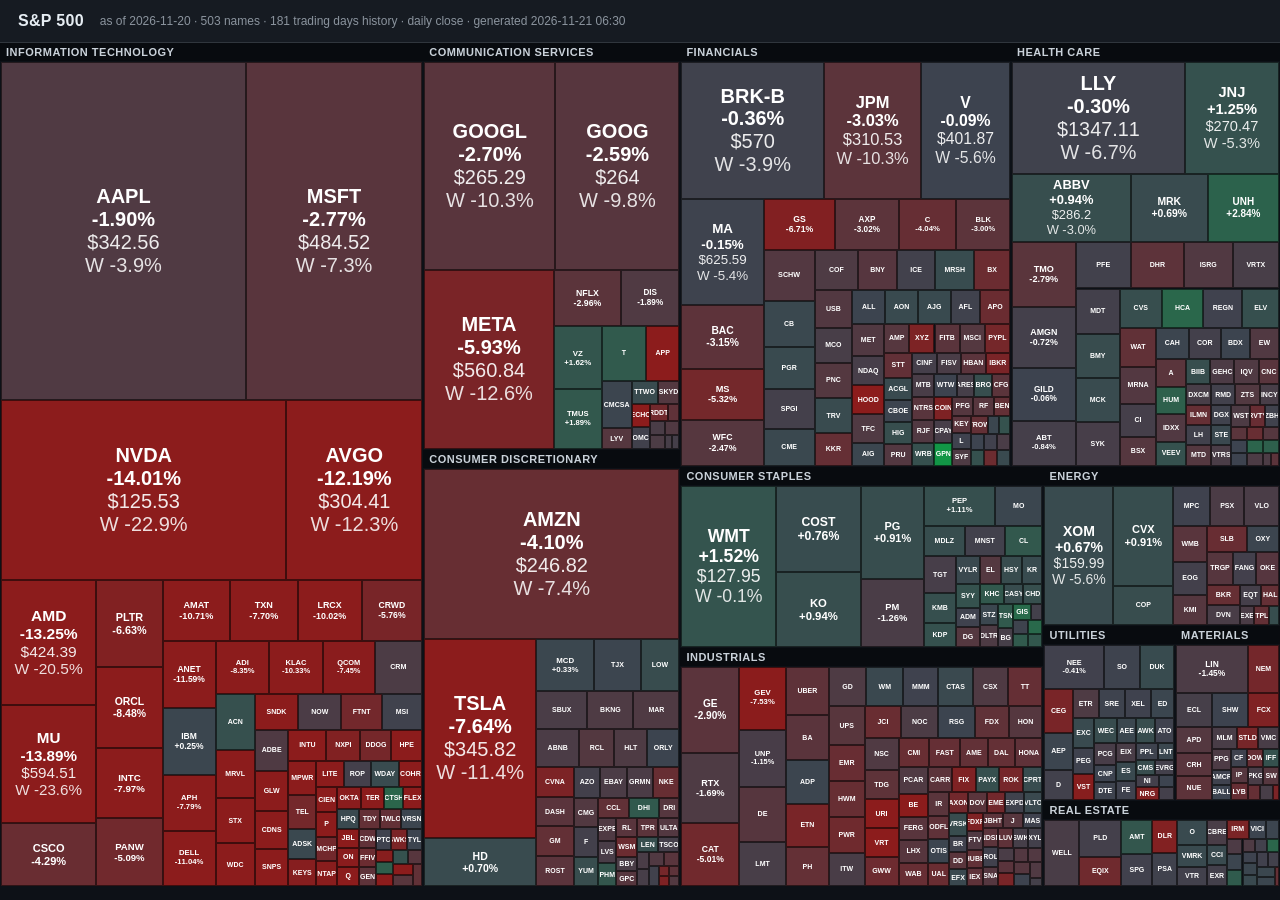
<file: index.html>
<!DOCTYPE html>
<html lang="en">
<head>
<meta charset="utf-8">
<meta name="viewport" content="width=device-width, initial-scale=1">
<title>S&P 500 Treemap</title>
<script src="https://telegram.org/js/telegram-web-app.js"></script>
<style>
  :root{--bg:#0d1117;--panel:#161b22;--border:#30363d;--text:#e6edf3;--muted:#8b949e;}
  *{box-sizing:border-box;}
  html,body{margin:0;height:100%;background:var(--bg);color:var(--text);
    font-family:-apple-system,BlinkMacSystemFont,"Segoe UI",Roboto,Helvetica,Arial,sans-serif;
    -webkit-tap-highlight-color:transparent;-webkit-user-select:none;user-select:none;}
  header{display:flex;align-items:center;gap:16px;padding:12px 18px;border-bottom:1px solid var(--border);
    background:var(--panel);flex-wrap:wrap;}
  header h1{font-size:16px;font-weight:600;margin:0;letter-spacing:.3px;}
  header .sub{color:var(--muted);font-size:12px;}
  .controls{margin-left:auto;display:flex;gap:14px;align-items:center;font-size:12px;color:var(--muted);}
  .controls select{background:#0d1117;color:var(--text);border:1px solid var(--border);
    border-radius:6px;padding:4px 8px;font-size:12px;}
  .legend{display:flex;align-items:center;gap:8px;font-size:11px;color:var(--muted);}
  .legend .bar{width:200px;height:12px;border-radius:3px;
    background:linear-gradient(90deg,#7a1616,#b23434,#3d4450,#2f9e5c,#128a3d);}
  #map{position:relative;width:100%;height:calc(100% - 56px);}
  .sector{position:absolute;overflow:hidden;}
  .sector-label{position:absolute;top:0;left:0;right:0;height:18px;line-height:18px;
    font-size:11px;font-weight:700;letter-spacing:.5px;text-transform:uppercase;
    color:#c9d1d9;padding:0 6px;background:rgba(0,0,0,.35);z-index:2;
    white-space:nowrap;overflow:hidden;text-overflow:ellipsis;
    pointer-events:auto;cursor:pointer;}
  .sector-label:hover,.sector-label:active{background:rgba(0,0,0,.6);color:#fff;}
  .backbar{position:absolute;top:0;left:0;right:0;height:32px;line-height:32px;z-index:6;
    background:var(--panel);border-bottom:1px solid var(--border);color:var(--text);
    font-size:13px;font-weight:600;padding:0 14px;cursor:pointer;
    white-space:nowrap;overflow:hidden;text-overflow:ellipsis;}
  .backbar .chev{color:#58a6ff;margin-right:4px;}
  .backbar .sd{margin-left:8px;font-weight:600;font-variant-numeric:tabular-nums;}
  .tile{position:absolute;border:1px solid rgba(0,0,0,.55);overflow:hidden;
    display:flex;flex-direction:column;align-items:center;justify-content:center;
    text-align:center;color:#fff;line-height:1.15;}
  .tile:hover{outline:2px solid #fff;outline-offset:-2px;z-index:5;}
  .tk{font-weight:700;}.pr{opacity:.9;}.dp{font-weight:600;}.ww{opacity:.85;}
  .tt{position:fixed;pointer-events:none;z-index:50;background:#000;border:1px solid var(--border);
    border-radius:8px;padding:8px 10px;font-size:12px;min-width:200px;display:none;box-shadow:0 6px 20px rgba(0,0,0,.5);}
  .tt b{font-size:13px;}
  .tt .row{display:flex;justify-content:space-between;gap:16px;color:var(--muted);}
  .tt .row span:last-child{color:var(--text);font-variant-numeric:tabular-nums;}
  #err{padding:40px;color:var(--muted);font-size:14px;}
</style>
</head>
<body>
<header>
  <h1>S&amp;P 500</h1>
  <span class="sub" id="asof"></span>
</header>
<div id="map"><div id="err">Loading data…</div></div>
<div class="tt" id="tt"></div>

<script src="data.js"></script>
<script>
const SECTOR_ORDER=["Information Technology","Communication Services","Consumer Discretionary","Financials",
  "Health Care","Consumer Staples","Industrials","Energy","Utilities","Materials","Real Estate"];

const D=window.SP500;
if(!D||!D.stocks){document.getElementById('err').textContent="data.js not found or empty — run fetch_data.py.";}

// stock tuple: [ticker, sector, price, weight, dod, wow]
const STOCKS=(D&&D.stocks)||[];
const SERIES=(D&&D.series)||{};
const SECTOR_SERIES=(D&&D.sectorSeries)||{};
const SPX_SERIES=(D&&D.spxSeries)||[];

// ---- adaptive color clamp: 92nd percentile of |value| across whole index ----
function clampFor(mode){
  const idx=mode==='WoW %'?5:4;
  const vals=STOCKS.map(s=>Math.abs(s[idx])).filter(v=>isFinite(v)).sort((a,b)=>a-b);
  if(!vals.length)return 3;
  const p=vals[Math.floor(vals.length*0.92)]||vals[vals.length-1];
  return Math.max(0.5,Math.round(p*10)/10);
}
let CLAMP=3;
function lerp(a,b,t){return a+(b-a)*t;}
function colorFor(v){
  const c=Math.max(-CLAMP,Math.min(CLAMP,v))/CLAMP;
  const g=[61,68,80];let r,gr,b;
  if(c<0){const t=-c;r=lerp(g[0],140,t);gr=lerp(g[1],28,t);b=lerp(g[2],28,t);}
  else{const t=c;r=lerp(g[0],18,t);gr=lerp(g[1],150,t);b=lerp(g[2],70,t);}
  return `rgb(${r|0},${gr|0},${b|0})`;
}

// ---- sparkline ----
function sparkline(ticker,sector){
  const a=SERIES[ticker],b=SECTOR_SERIES[sector],c=SPX_SERIES;
  if(!a||!a.length)return'';
  const N=a.length;
  const lines=[a,b,c].filter(Boolean);
  const all=[].concat(...lines);
  let mn=Math.min(...all),mx=Math.max(...all);
  if(mx-mn<1e-6){mx+=0.01;mn-=0.01;}
  const W=200,H=54,pad=3;
  const X=i=>pad+i*(W-2*pad)/(N-1);
  const Y=v=>pad+(1-(v-mn)/(mx-mn))*(H-2*pad);
  const path=s=>s.map((v,i)=>`${i?'L':'M'}${X(i).toFixed(1)},${Y(v).toFixed(1)}`).join(' ');
  const zeroY=Y(0).toFixed(1);
  const secPath=b?`<path d="${path(b)}" fill="none" stroke="#d29922" stroke-width="1.2" opacity=".9"/>`:'';
  const spxPath=c&&c.length?`<path d="${path(c)}" fill="none" stroke="#8b949e" stroke-width="1" stroke-dasharray="3 2" opacity=".8"/>`:'';
  const last=v=>((v>=0?'+':'')+(v*100).toFixed(1)+'%');
  return `<svg width="${W}" height="${H}" style="display:block;margin-top:6px">
    <line x1="${pad}" y1="${zeroY}" x2="${W-pad}" y2="${zeroY}" stroke="#30363d" stroke-dasharray="2 2"/>
    ${spxPath}${secPath}
    <path d="${path(a)}" fill="none" stroke="#58a6ff" stroke-width="1.8"/></svg>
  <div style="display:flex;gap:10px;font-size:10px;margin-top:2px">
    <span style="color:#58a6ff">— ${ticker} ${last(a[N-1])}</span>
    ${b?`<span style="color:#d29922">— Sector</span>`:''}
    ${c&&c.length?`<span style="color:#8b949e">-- S&amp;P ${last(c[c.length-1])}</span>`:''}
  </div>`;
}

// ---- squarified treemap ----
function squarify(items,x,y,w,h){
  const total=items.reduce((s,i)=>s+i.value,0)||1;
  const scale=(w*h)/total;
  const norm=items.map(i=>({...i,area:i.value*scale}));
  const out=[];let rx=x,ry=y,rw=w,rh=h,row=[],i=0;
  const worst=(row,len)=>{const s=row.reduce((a,b)=>a+b.area,0);
    const mx=Math.max(...row.map(r=>r.area)),mn=Math.min(...row.map(r=>r.area));
    return Math.max((len*len*mx)/(s*s),(s*s)/(len*len*mn));};
  function layoutRow(row,len,horiz){const s=row.reduce((a,b)=>a+b.area,0),thick=s/len;let off=0;
    for(const r of row){const cell=r.area/thick;
      if(horiz){out.push({...r,rect:[rx,ry+off,thick,cell]});off+=cell;}
      else{out.push({...r,rect:[rx+off,ry,cell,thick]});off+=cell;}}
    if(horiz){rx+=thick;rw-=thick;}else{ry+=thick;rh-=thick;}}
  while(i<norm.length){const horiz=rw>=rh;const len=horiz?rh:rw;const cur=norm[i];
    if(row.length===0){row.push(cur);i++;continue;}
    if(worst(row,len)>=worst([...row,cur],len)){row.push(cur);i++;}
    else{layoutRow(row,len,horiz);row=[];}}
  if(row.length){const horiz=rw>=rh;layoutRow(row,horiz?rh:rw,horiz);}
  return out;
}

// ---- Telegram Mini App SDK (no-op outside Telegram) ----
const TG=window.Telegram&&window.Telegram.WebApp;
function haptic(kind){try{TG&&TG.HapticFeedback&&TG.HapticFeedback.impactOccurred(kind||'light');}catch(e){}}
if(TG){try{
  TG.ready();TG.expand();
  TG.setBackgroundColor&&TG.setBackgroundColor('#0d1117');
  TG.setHeaderColor&&TG.setHeaderColor('#161b22');
  TG.disableVerticalSwipes&&TG.disableVerticalSwipes();
}catch(e){}}

const map=document.getElementById('map');
let zoomedSector=null;   // null = full index; else a single sector name

// group once
const BY_SECTOR={};
for(const r of STOCKS){
  const o={ticker:r[0],sector:r[1],price:r[2],wt:r[3],dod:r[4],wow:r[5]};
  (BY_SECTOR[o.sector]=BY_SECTOR[o.sector]||[]).push(o);
}
function sectorDod(sec){
  let w=0,wd=0;for(const o of BY_SECTOR[sec]){const x=o.wt||0;w+=x;wd+=x*o.dod;}
  return w?wd/w:0;
}

function makeTile(o,tx,ty,tw,th){
  const d=document.createElement('div');d.className='tile';
  d.style.cssText=`left:${tx}px;top:${ty}px;width:${tw}px;height:${th}px;background:${colorFor(o.dod)};`;
  const area=tw*th;let html='';
  if(area>260)html+=`<div class="tk">${o.ticker}</div>`;
  if(area>2600)html+=`<div class="dp">${o.dod>=0?'+':''}${o.dod.toFixed(2)}%</div>`;
  if(area>8000)html+=`<div class="pr">$${o.price}</div><div class="ww">W ${o.wow>=0?'+':''}${o.wow.toFixed(1)}%</div>`;
  d.innerHTML=html;
  d.style.fontSize=Math.max(7,Math.min(20,Math.sqrt(area)/7))+'px';
  d.addEventListener('click',e=>tileTap(e,o));
  d.addEventListener('mouseenter',e=>{if(!pinned)showTip(e,o);});
  d.addEventListener('mousemove',e=>{if(!pinned)showTip(e,o);});
  d.addEventListener('mouseleave',()=>{if(!pinned)hideTip();});
  return d;
}

function build(){
  hideTip();pinned=null;
  map.innerHTML='';
  if(!STOCKS.length)return;
  const W=map.clientWidth,H=map.clientHeight;
  CLAMP=clampFor('DoD %');
  if(zoomedSector){renderZoom(W,H);return;}

  const sectors=SECTOR_ORDER.filter(s=>BY_SECTOR[s]).map(s=>({
    name:s,value:BY_SECTOR[s].reduce((a,b)=>a+(b.wt||0.01),0),items:BY_SECTOR[s]}));
  for(const sr of squarify(sectors,0,0,W,H)){
    const [sx,sy,sw,sh]=sr.rect;
    const secDiv=document.createElement('div');secDiv.className='sector';
    secDiv.style.cssText=`left:${sx}px;top:${sy}px;width:${sw}px;height:${sh}px;`;
    const lbl=document.createElement('div');lbl.className='sector-label';lbl.textContent=sr.name;
    lbl.addEventListener('click',e=>{e.stopPropagation();haptic();zoomedSector=sr.name;build();});
    secDiv.appendChild(lbl);
    const items=sr.items.slice().sort((a,b)=>(b.wt||0)-(a.wt||0)).map(it=>({...it,value:it.wt||0.005}));
    const pad=1,top=18;
    for(const t of squarify(items,pad,top+pad,Math.max(1,sw-2*pad),Math.max(1,sh-top-2*pad))){
      const [tx,ty,tw,th]=t.rect;
      secDiv.appendChild(makeTile(t,tx,ty,tw,th));
    }
    map.appendChild(secDiv);
  }
}

function renderZoom(W,H){
  const sec=zoomedSector,sd=sectorDod(sec);
  const bar=document.createElement('div');bar.className='backbar';
  bar.innerHTML=`<span class="chev">‹</span>All sectors &nbsp;·&nbsp; ${sec}`
    +` <span class="sd" style="color:${sd>=0?'#3fb950':'#f85149'}">${sd>=0?'+':''}${sd.toFixed(2)}%</span>`;
  bar.addEventListener('click',e=>{e.stopPropagation();haptic();zoomedSector=null;build();});
  map.appendChild(bar);
  const top=32;
  const items=BY_SECTOR[sec].slice().sort((a,b)=>(b.wt||0)-(a.wt||0)).map(it=>({...it,value:it.wt||0.005}));
  for(const t of squarify(items,0,top,W,Math.max(1,H-top))){
    const [tx,ty,tw,th]=t.rect;
    map.appendChild(makeTile(t,tx,ty,tw,th));
  }
}

// ---- tooltip: tap to pin (mobile) + hover preview (desktop) ----
const tt=document.getElementById('tt');
let pinned=null;   // ticker currently pinned, or null
function tileTap(e,o){
  e.stopPropagation();haptic();
  if(pinned===o.ticker){hideTip();pinned=null;return;}
  pinned=o.ticker;showTip(e,o);
}
function showTip(e,t){
  tt.style.display='block';
  tt.innerHTML=`<b>${t.ticker}</b> &nbsp;<span style="color:#8b949e">${t.sector}</span>
    <div class="row"><span>Price</span><span>$${t.price}</span></div>
    <div class="row"><span>DoD</span><span>${t.dod>=0?'+':''}${t.dod.toFixed(2)}%</span></div>
    <div class="row"><span>WoW</span><span>${t.wow>=0?'+':''}${t.wow.toFixed(2)}%</span></div>
    <div class="row"><span>Index wt</span><span>${t.wt!=null?t.wt.toFixed(3)+'%':'—'}</span></div>
    ${sparkline(t.ticker,t.sector)}`;
  const w=224,h=210,pad=14;
  const px=e&&e.clientX!=null?e.clientX:window.innerWidth/2;
  const py=e&&e.clientY!=null?e.clientY:window.innerHeight/2;
  let x=px+pad,y=py+pad;
  if(x+w>window.innerWidth)x=px-w-pad;
  if(y+h>window.innerHeight)y=py-h-pad;
  tt.style.left=Math.max(4,x)+'px';tt.style.top=Math.max(4,y)+'px';
}
function hideTip(){tt.style.display='none';}
document.addEventListener('click',()=>{hideTip();pinned=null;});

if(D){
  document.getElementById('asof').textContent=
    `as of ${D.asOf} · ${STOCKS.length} names · ${D.window} · generated ${D.generated||''}`;
  window.addEventListener('resize',build);
  build();
}
</script>
</body>
</html>
</file>
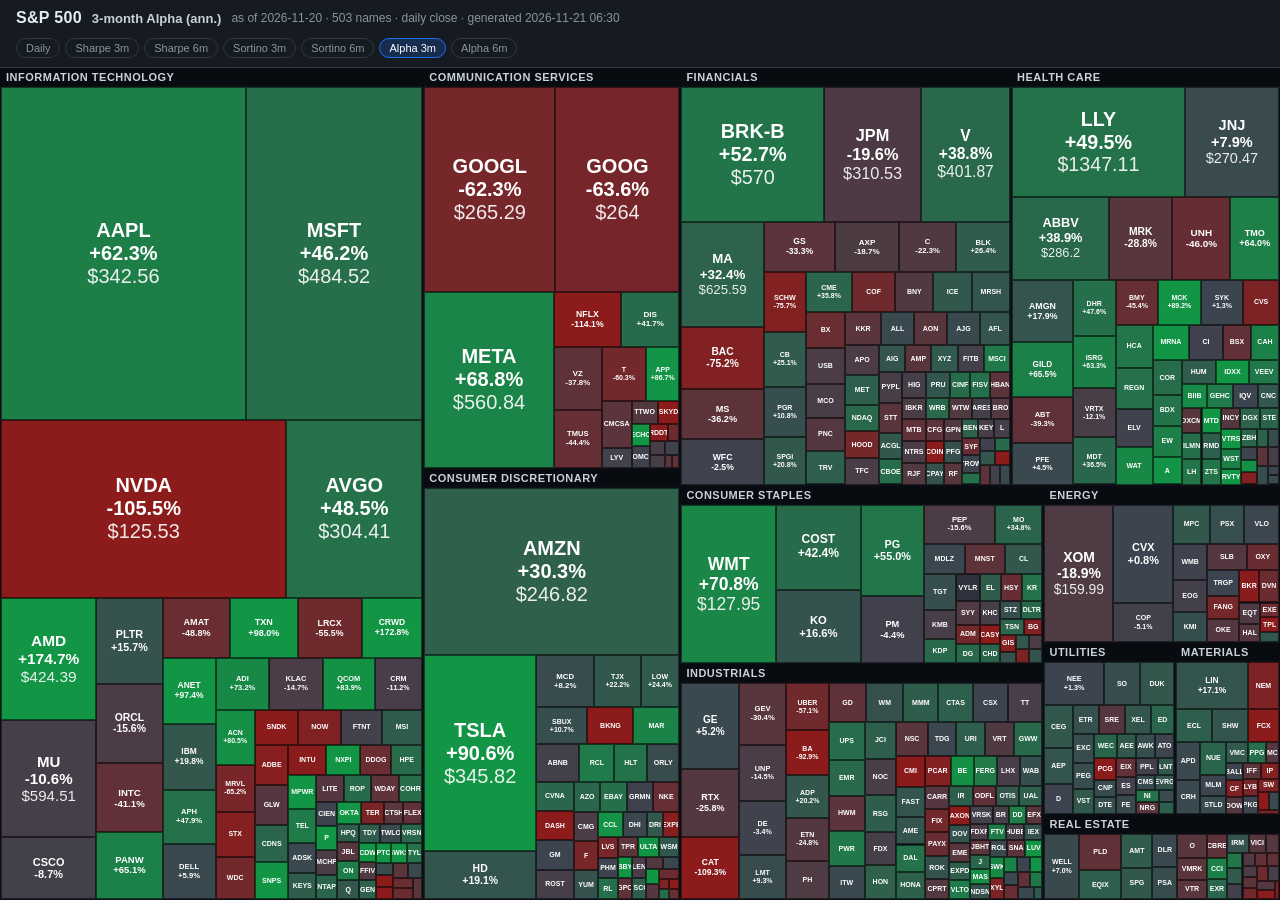
<file: alpha-3m.html>
<!DOCTYPE html>
<html lang="en">
<head>
<meta charset="utf-8">
<meta name="viewport" content="width=device-width, initial-scale=1">
<title>S&P 500 · 3-month Alpha</title>
<script src="https://telegram.org/js/telegram-web-app.js"></script>
<link rel="stylesheet" href="treemap.css">
</head>
<body>
<header><h1>S&amp;P 500</h1><span class="metric" id="metric"></span><span class="sub" id="asof"></span>
<nav class="chart-nav" id="nav"></nav></header>
<div id="map"><div id="err">Loading data…</div></div>
<div class="tt" id="tt"></div>
<script>window.CHART='alpha3m';window.NAV=true;</script>
<script src="data.js"></script>
<script src="treemap.js"></script>
</body>
</html>
</file>
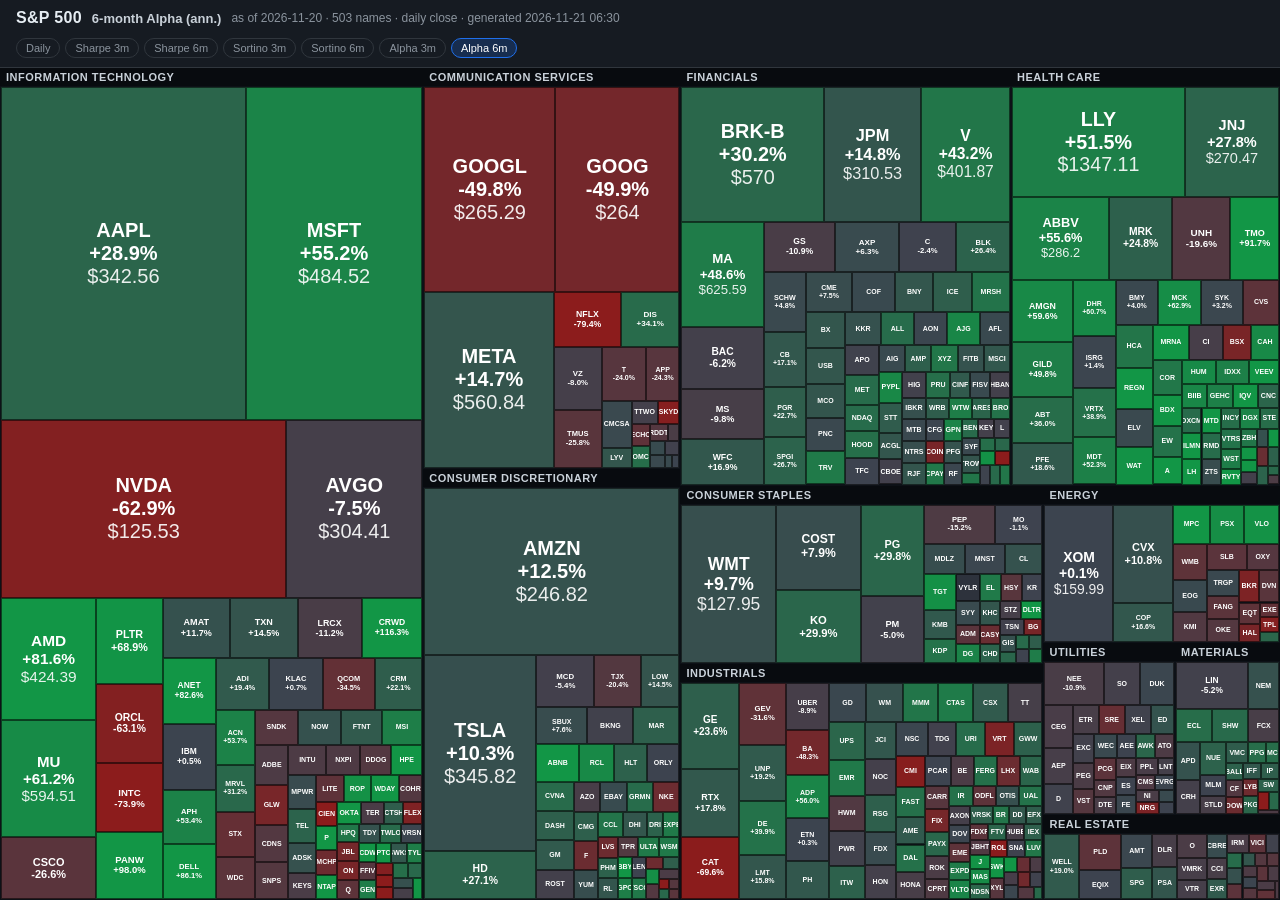
<file: alpha-6m.html>
<!DOCTYPE html>
<html lang="en">
<head>
<meta charset="utf-8">
<meta name="viewport" content="width=device-width, initial-scale=1">
<title>S&P 500 · 6-month Alpha</title>
<script src="https://telegram.org/js/telegram-web-app.js"></script>
<link rel="stylesheet" href="treemap.css">
</head>
<body>
<header><h1>S&amp;P 500</h1><span class="metric" id="metric"></span><span class="sub" id="asof"></span>
<nav class="chart-nav" id="nav"></nav></header>
<div id="map"><div id="err">Loading data…</div></div>
<div class="tt" id="tt"></div>
<script>window.CHART='alpha6m';window.NAV=true;</script>
<script src="data.js"></script>
<script src="treemap.js"></script>
</body>
</html>
</file>
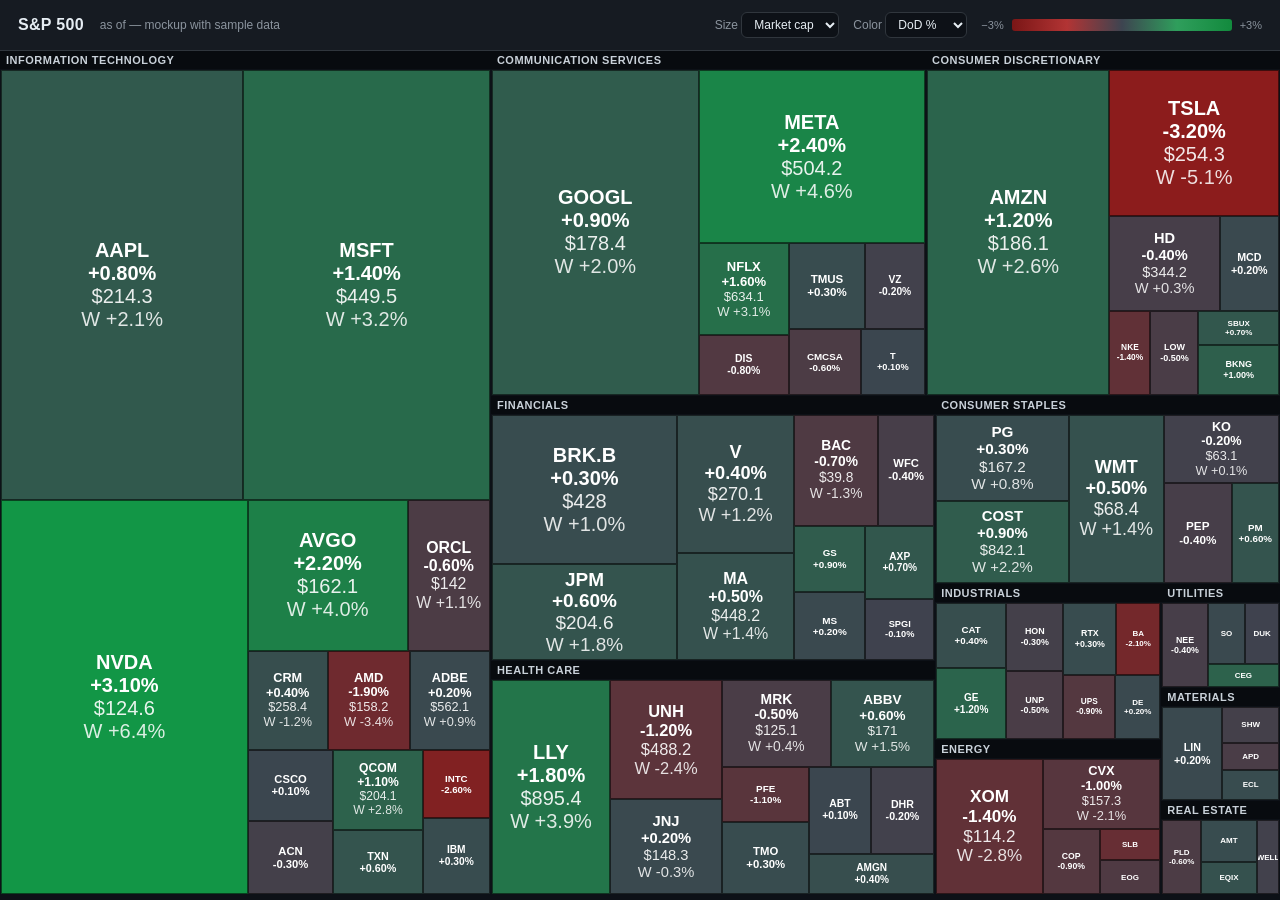
<file: mockup.html>
<!DOCTYPE html>
<html lang="en">
<head>
<meta charset="utf-8">
<meta name="viewport" content="width=device-width, initial-scale=1">
<title>S&P 500 Treemap — Mockup</title>
<style>
  :root{
    --bg:#0d1117; --panel:#161b22; --border:#30363d; --text:#e6edf3; --muted:#8b949e;
  }
  *{box-sizing:border-box;}
  html,body{margin:0;height:100%;background:var(--bg);color:var(--text);
    font-family:-apple-system,BlinkMacSystemFont,"Segoe UI",Roboto,Helvetica,Arial,sans-serif;}
  header{display:flex;align-items:center;gap:16px;padding:12px 18px;border-bottom:1px solid var(--border);
    background:var(--panel);flex-wrap:wrap;}
  header h1{font-size:16px;font-weight:600;margin:0;letter-spacing:.3px;}
  header .sub{color:var(--muted);font-size:12px;}
  .controls{margin-left:auto;display:flex;gap:14px;align-items:center;font-size:12px;color:var(--muted);}
  .controls select{background:#0d1117;color:var(--text);border:1px solid var(--border);
    border-radius:6px;padding:4px 8px;font-size:12px;}
  /* legend */
  .legend{display:flex;align-items:center;gap:8px;font-size:11px;color:var(--muted);}
  .legend .bar{width:220px;height:12px;border-radius:3px;
    background:linear-gradient(90deg,#7a1616,#b23434,#3d4450,#2f9e5c,#128a3d);}
  #map{position:relative;width:100%;height:calc(100% - 56px);}
  .sector{position:absolute;overflow:hidden;}
  .sector-label{position:absolute;top:0;left:0;right:0;height:18px;line-height:18px;
    font-size:11px;font-weight:700;letter-spacing:.5px;text-transform:uppercase;
    color:#c9d1d9;padding:0 6px;background:rgba(0,0,0,.35);z-index:2;
    white-space:nowrap;overflow:hidden;text-overflow:ellipsis;pointer-events:none;}
  .tile{position:absolute;border:1px solid rgba(0,0,0,.55);overflow:hidden;
    display:flex;flex-direction:column;align-items:center;justify-content:center;
    text-align:center;cursor:default;color:#fff;line-height:1.15;}
  .tile:hover{outline:2px solid #fff;outline-offset:-2px;z-index:5;}
  .tk{font-weight:700;}
  .pr{opacity:.9;}
  .dp{font-weight:600;}
  .ww{opacity:.85;}
  .tt{position:fixed;pointer-events:none;z-index:50;background:#000;border:1px solid var(--border);
    border-radius:8px;padding:8px 10px;font-size:12px;min-width:150px;display:none;box-shadow:0 6px 20px rgba(0,0,0,.5);}
  .tt b{font-size:13px;}
  .tt .row{display:flex;justify-content:space-between;gap:16px;color:var(--muted);}
  .tt .row span:last-child{color:var(--text);font-variant-numeric:tabular-nums;}
</style>
</head>
<body>
<header>
  <h1>S&amp;P 500</h1>
  <span class="sub" id="asof">as of — mockup with sample data</span>
  <div class="controls">
    <label>Size <select id="sizeSel"><option>Market cap</option><option>Equal</option></select></label>
    <label>Color <select id="colorSel"><option>DoD %</option><option>WoW %</option></select></label>
    <div class="legend"><span>−3%</span><div class="bar"></div><span>+3%</span></div>
  </div>
</header>
<div id="map"></div>
<div class="tt" id="tt"></div>

<script>
// ---- SAMPLE DATA (mockup only). Real version pulls from yfinance. ----
// [ticker, sector, price, marketCap($B), DoD%, WoW%]
const RAW = [
  ["AAPL","Information Technology",214.3,3280,0.8,2.1],["MSFT","Information Technology",449.5,3340,1.4,3.2],
  ["NVDA","Information Technology",124.6,3060,3.1,6.4],["AVGO","Information Technology",162.1,758,2.2,4.0],
  ["ORCL","Information Technology",142.0,391,-0.6,1.1],["CRM","Information Technology",258.4,249,0.4,-1.2],
  ["AMD","Information Technology",158.2,255,-1.9,-3.4],["ADBE","Information Technology",562.1,250,0.2,0.9],
  ["CSCO","Information Technology",47.8,193,0.1,-0.4],["ACN","Information Technology",312.5,196,-0.3,0.5],
  ["QCOM","Information Technology",204.1,227,1.1,2.8],["TXN","Information Technology",196.3,179,0.6,1.4],
  ["INTC","Information Technology",34.2,145,-2.6,-4.1],["IBM","Information Technology",176.0,161,0.3,0.8],

  ["AMZN","Consumer Discretionary",186.1,1935,1.2,2.6],["TSLA","Consumer Discretionary",254.3,810,-3.2,-5.1],
  ["HD","Consumer Discretionary",344.2,342,-0.4,0.3],["MCD","Consumer Discretionary",256.7,184,0.2,-0.6],
  ["NKE","Consumer Discretionary",74.5,112,-1.4,-2.3],["LOW","Consumer Discretionary",228.0,131,-0.5,0.1],
  ["SBUX","Consumer Discretionary",78.9,89,0.7,1.9],["BKNG","Consumer Discretionary",3890,131,1.0,2.2],

  ["GOOGL","Communication Services",178.4,2190,0.9,2.0],["META","Communication Services",504.2,1280,2.4,4.6],
  ["NFLX","Communication Services",634.1,273,1.6,3.1],["DIS","Communication Services",96.3,175,-0.8,-1.6],
  ["TMUS","Communication Services",182.0,213,0.3,0.7],["VZ","Communication Services",40.1,169,-0.2,-0.9],
  ["CMCSA","Communication Services",39.5,153,-0.6,-1.1],["T","Communication Services",19.2,138,0.1,0.4],

  ["BRK.B","Financials",428.0,922,0.3,1.0],["JPM","Financials",204.6,588,0.6,1.8],
  ["V","Financials",270.1,540,0.4,1.2],["MA","Financials",448.2,417,0.5,1.4],
  ["BAC","Financials",39.8,309,-0.7,-1.3],["WFC","Financials",59.4,207,-0.4,0.2],
  ["GS","Financials",478.0,157,0.9,2.4],["MS","Financials",99.1,161,0.2,0.6],
  ["AXP","Financials",232.5,168,0.7,1.9],["SPGI","Financials",448.9,140,-0.1,0.5],

  ["LLY","Health Care",895.4,850,1.8,3.9],["UNH","Health Care",488.2,449,-1.2,-2.4],
  ["JNJ","Health Care",148.3,357,0.2,-0.3],["MRK","Health Care",125.1,317,-0.5,0.4],
  ["ABBV","Health Care",171.0,302,0.6,1.5],["PFE","Health Care",28.4,161,-1.1,-2.0],
  ["TMO","Health Care",551.2,212,0.3,0.9],["ABT","Health Care",103.5,180,0.1,0.5],
  ["DHR","Health Care",251.4,186,-0.2,0.3],["AMGN","Health Care",312.0,168,0.4,1.1],

  ["XOM","Energy",114.2,509,-1.4,-2.8],["CVX","Energy",157.3,289,-1.0,-2.1],
  ["COP","Energy",112.0,132,-0.9,-1.7],["SLB","Energy",47.6,68,-1.6,-3.0],
  ["EOG","Energy",125.3,72,-0.7,-1.2],

  ["PG","Consumer Staples",167.2,394,0.3,0.8],["COST","Consumer Staples",842.1,373,0.9,2.2],
  ["WMT","Consumer Staples",68.4,551,0.5,1.4],["KO","Consumer Staples",63.1,272,-0.2,0.1],
  ["PEP","Consumer Staples",168.9,232,-0.4,-0.9],["PM","Consumer Staples",104.2,162,0.6,1.3],

  ["CAT","Industrials",336.5,163,0.4,1.0],["GE","Industrials",162.1,176,1.2,2.9],
  ["HON","Industrials",212.0,138,-0.3,0.2],["UNP","Industrials",228.4,139,-0.5,-0.8],
  ["RTX","Industrials",101.2,135,0.3,0.9],["BA","Industrials",182.7,112,-2.1,-3.8],
  ["UPS","Industrials",139.0,119,-0.9,-1.5],["DE","Industrials",374.5,103,0.2,0.7],

  ["LIN","Materials",442.0,212,0.2,0.6],["SHW","Materials",305.1,77,-0.3,0.4],
  ["APD","Materials",258.4,57,-0.5,-0.9],["ECL","Materials",232.0,66,0.3,0.8],

  ["NEE","Utilities",72.3,148,-0.4,0.5],["SO","Utilities",81.2,89,0.2,0.7],
  ["DUK","Utilities",103.5,80,-0.1,0.4],["CEG","Utilities",202.1,63,1.1,2.6],

  ["PLD","Real Estate",122.4,113,-0.6,-1.0],["AMT","Real Estate",195.3,91,0.3,0.9],
  ["EQIX","Real Estate",762.0,72,0.5,1.2],["WELL","Real Estate",108.2,64,-0.2,0.4]
];

const SECTOR_ORDER = ["Information Technology","Communication Services","Consumer Discretionary","Financials",
  "Health Care","Consumer Staples","Industrials","Energy","Utilities","Materials","Real Estate"];

// ---- SAMPLE trend series (mockup). Real version = normalized daily closes from yfinance. ----
// Each series = fractional return vs. start of window (0 = flat, 0.03 = +3%). ~22 daily points.
const N=22;
function hashStr(s){let h=2166136261;for(let i=0;i<s.length;i++)h=Math.imul(h^s.charCodeAt(i),16777619);return h>>>0;}
function lcg(seed){let x=seed>>>0;return()=>{x=(Math.imul(x,1664525)+1013904223)>>>0;return x/4294967296;};}
function genSeries(ticker,endRet){        // random walk, pinned so last point == endRet
  const r=lcg(hashStr(ticker)||1);let v=0;const arr=[0];
  for(let i=1;i<N;i++){v+=(r()-0.5)*0.018;arr.push(v);}
  const adj=endRet-arr[N-1];
  return arr.map((x,i)=>x+adj*(i/(N-1)));
}
const SERIES={};        // per ticker
const bySectorSeries={};
for(const r of RAW){
  const t=r[0],sec=r[1],endRet=(r[5]/100)*2.2;   // ~month drift ≈ 2x the WoW move
  SERIES[t]=genSeries(t,endRet);
  (bySectorSeries[sec]=bySectorSeries[sec]||[]).push(SERIES[t]);
}
function avgSeries(list){const out=new Array(N).fill(0);
  for(const s of list)for(let i=0;i<N;i++)out[i]+=s[i]/list.length;return out;}
const SECTOR_SERIES={};for(const k in bySectorSeries)SECTOR_SERIES[k]=avgSeries(bySectorSeries[k]);
const SPX_SERIES=avgSeries(Object.values(SERIES));

function sparkline(ticker,sector){
  const a=SERIES[ticker],b=SECTOR_SERIES[sector],c=SPX_SERIES;
  const all=a.concat(b,c);let mn=Math.min(...all),mx=Math.max(...all);
  if(mx-mn<1e-6){mx+=0.01;mn-=0.01;}
  const W=190,H=54,pad=3;
  const X=i=>pad+i*(W-2*pad)/(N-1);
  const Y=v=>pad+(1-(v-mn)/(mx-mn))*(H-2*pad);
  const path=s=>s.map((v,i)=>`${i?'L':'M'}${X(i).toFixed(1)},${Y(v).toFixed(1)}`).join(' ');
  const zeroY=Y(0).toFixed(1);
  return `<svg width="${W}" height="${H}" style="display:block;margin-top:6px">
    <line x1="${pad}" y1="${zeroY}" x2="${W-pad}" y2="${zeroY}" stroke="#30363d" stroke-dasharray="2 2" stroke-width="1"/>
    <path d="${path(c)}" fill="none" stroke="#8b949e" stroke-width="1" stroke-dasharray="3 2" opacity=".8"/>
    <path d="${path(b)}" fill="none" stroke="#d29922" stroke-width="1.2" opacity=".9"/>
    <path d="${path(a)}" fill="none" stroke="#58a6ff" stroke-width="1.8"/>
  </svg>
  <div style="display:flex;gap:10px;font-size:10px;margin-top:2px">
    <span style="color:#58a6ff">— ${ticker}</span>
    <span style="color:#d29922">— Sector</span>
    <span style="color:#8b949e">-- S&amp;P 500</span>
  </div>`;
}

// ---- color scale: diverging red->gray->green, clamp at +/-3% ----
function lerp(a,b,t){return a+(b-a)*t;}
function hex(c){return c.toString(16).padStart(2,'0');}
function colorFor(v){
  const c=Math.max(-3,Math.min(3,v))/3; // -1..1
  let r,g,b;
  const gray=[61,68,80];
  if(c<0){const t=-c;r=lerp(gray[0],140,t);g=lerp(gray[1],28,t);b=lerp(gray[2],28,t);}
  else{const t=c;r=lerp(gray[0],18,t);g=lerp(gray[1],150,t);b=lerp(gray[2],70,t);}
  return `rgb(${r|0},${g|0},${b|0})`;
}

// ---- squarified treemap ----
function squarify(items,x,y,w,h){
  // items: [{value,...}] returns with .rect
  const total=items.reduce((s,i)=>s+i.value,0);
  let scale=(w*h)/total;
  const norm=items.map(i=>({...i,area:i.value*scale}));
  const out=[];
  let rx=x,ry=y,rw=w,rh=h;
  let row=[],i=0;
  function worst(row,len){
    const s=row.reduce((a,b)=>a+b.area,0);
    const mx=Math.max(...row.map(r=>r.area));
    const mn=Math.min(...row.map(r=>r.area));
    return Math.max((len*len*mx)/(s*s),(s*s)/(len*len*mn));
  }
  function layoutRow(row,len,horizontal){
    const s=row.reduce((a,b)=>a+b.area,0);
    const thick=s/len;
    let off=0;
    for(const r of row){
      const cell=r.area/thick;
      if(horizontal){out.push({...r,rect:[rx,ry+off,thick,cell]});off+=cell;}
      else{out.push({...r,rect:[rx+off,ry,cell,thick]});off+=cell;}
    }
    if(horizontal){rx+=thick;rw-=thick;}else{ry+=thick;rh-=thick;}
  }
  while(i<norm.length){
    const horizontal=rw<rh? false: true; // shorter side
    const len= horizontal? rh: rw;
    const cur=norm[i];
    if(row.length===0){row.push(cur);i++;continue;}
    if(worst(row,len)>=worst([...row,cur],len)){row.push(cur);i++;}
    else{layoutRow(row,len,horizontal);row=[];}
  }
  if(row.length){
    const horizontal=rw<rh? false: true;
    const len= horizontal? rh: rw;
    layoutRow(row,len,horizontal);
  }
  return out;
}

function build(){
  const map=document.getElementById('map');
  map.innerHTML='';
  const W=map.clientWidth,H=map.clientHeight;
  const sizeMode=document.getElementById('sizeSel').value;
  const colorMode=document.getElementById('colorSel').value;

  // group by sector
  const bySector={};
  for(const r of RAW){
    const o={ticker:r[0],sector:r[1],price:r[2],cap:r[3],dod:r[4],wow:r[5]};
    (bySector[o.sector]=bySector[o.sector]||[]).push(o);
  }
  const sectors=SECTOR_ORDER.filter(s=>bySector[s]).map(s=>{
    const cap=bySector[s].reduce((a,b)=>a+b.cap,0);
    return {name:s,value:cap,items:bySector[s]};
  });

  // top-level squarify by sector cap
  const secRects=squarify(sectors,0,0,W,H);
  for(const sr of secRects){
    const [sx,sy,sw,sh]=sr.rect;
    const secDiv=document.createElement('div');
    secDiv.className='sector';
    secDiv.style.cssText=`left:${sx}px;top:${sy}px;width:${sw}px;height:${sh}px;`;
    const lbl=document.createElement('div');
    lbl.className='sector-label';lbl.textContent=sr.name;
    secDiv.appendChild(lbl);

    // items within sector, inset for label
    const items=sr.items.map(it=>({...it,value: sizeMode==='Equal'?1:it.cap}));
    const pad=1, top=18;
    const rects=squarify(items,pad,top+pad,Math.max(1,sw-2*pad),Math.max(1,sh-top-2*pad));
    for(const t of rects){
      const [tx,ty,tw,th]=t.rect;
      const val=colorMode==='WoW %'?t.wow:t.dod;
      const d=document.createElement('div');
      d.className='tile';
      d.style.cssText=`left:${tx}px;top:${ty}px;width:${tw}px;height:${th}px;background:${colorFor(val)};`;
      const area=tw*th;
      let html=`<div class="tk">${t.ticker}</div>`;
      if(area>2600) html+=`<div class="dp">${t.dod>=0?'+':''}${t.dod.toFixed(2)}%</div>`;
      if(area>7000) html+=`<div class="pr">$${t.price}</div><div class="ww">W ${t.wow>=0?'+':''}${t.wow.toFixed(1)}%</div>`;
      d.innerHTML=html;
      // font sizing
      const fs=Math.max(8,Math.min(20,Math.sqrt(area)/7));
      d.style.fontSize=fs+'px';
      d.addEventListener('mousemove',e=>showTip(e,t));
      d.addEventListener('mouseleave',hideTip);
      secDiv.appendChild(d);
    }
    map.appendChild(secDiv);
  }
}

const tt=document.getElementById('tt');
function showTip(e,t){
  tt.style.display='block';
  tt.innerHTML=`<b>${t.ticker}</b> &nbsp;<span style="color:#8b949e">${t.sector}</span>
    <div class="row"><span>Price</span><span>$${t.price}</span></div>
    <div class="row"><span>DoD</span><span>${t.dod>=0?'+':''}${t.dod.toFixed(2)}%</span></div>
    <div class="row"><span>WoW</span><span>${t.wow>=0?'+':''}${t.wow.toFixed(2)}%</span></div>
    <div class="row"><span>Mkt cap</span><span>$${t.cap}B</span></div>
    ${sparkline(t.ticker,t.sector)}`;
  const w=210,h=180,pad=14;
  let x=e.clientX+pad,y=e.clientY+pad;
  if(x+w>window.innerWidth)x=e.clientX-w-pad;
  if(y+h>window.innerHeight)y=e.clientY-h-pad;
  tt.style.left=Math.max(4,x)+'px';tt.style.top=Math.max(4,y)+'px';
}
function hideTip(){tt.style.display='none';}

document.getElementById('sizeSel').addEventListener('change',build);
document.getElementById('colorSel').addEventListener('change',build);
window.addEventListener('resize',build);
build();
</script>
</body>
</html>
</file>
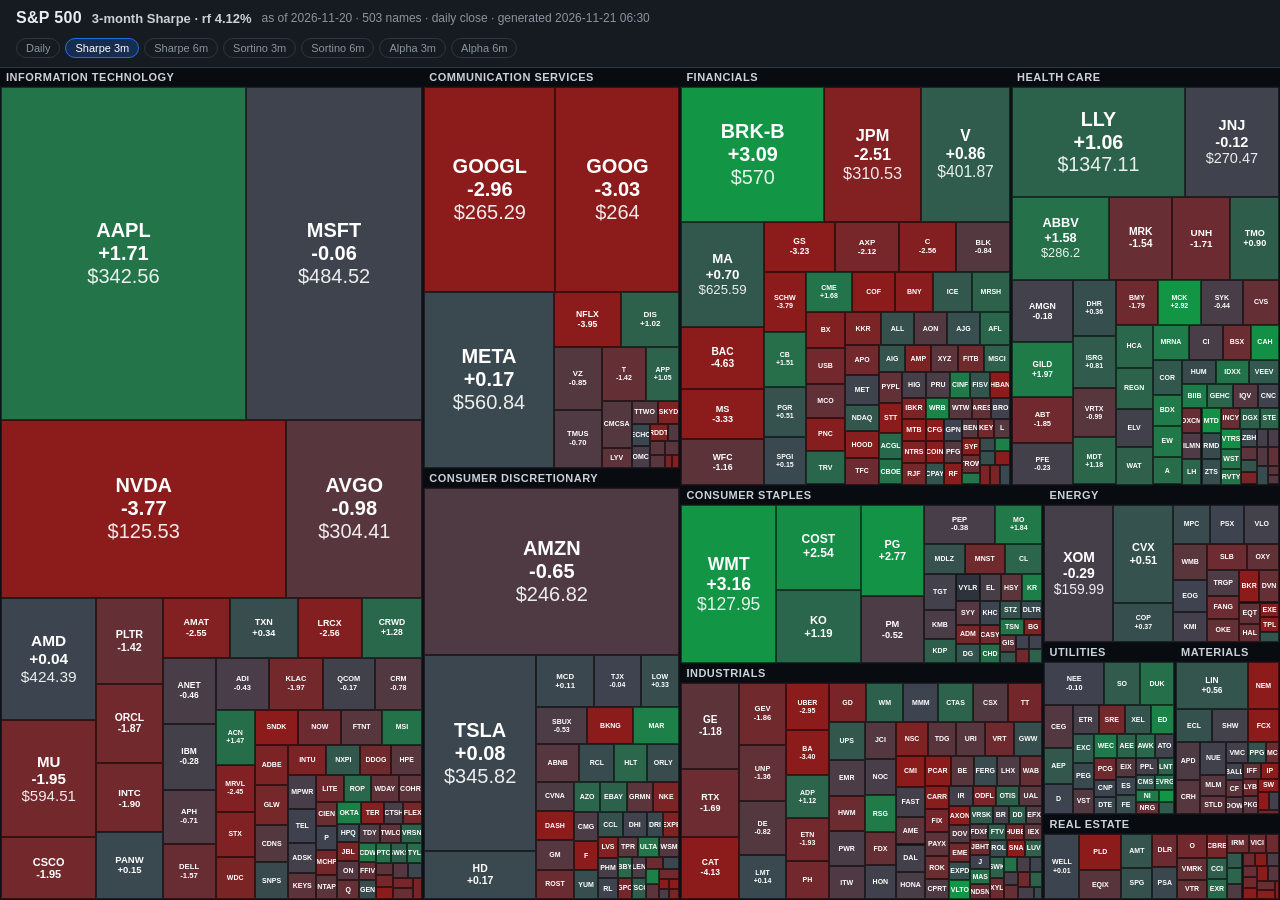
<file: sharpe-3m.html>
<!DOCTYPE html>
<html lang="en">
<head>
<meta charset="utf-8">
<meta name="viewport" content="width=device-width, initial-scale=1">
<title>S&P 500 · 3-month Sharpe</title>
<script src="https://telegram.org/js/telegram-web-app.js"></script>
<link rel="stylesheet" href="treemap.css">
</head>
<body>
<header><h1>S&amp;P 500</h1><span class="metric" id="metric"></span><span class="sub" id="asof"></span>
<nav class="chart-nav" id="nav"></nav></header>
<div id="map"><div id="err">Loading data…</div></div>
<div class="tt" id="tt"></div>
<script>window.CHART='sharpe3m';window.NAV=true;</script>
<script src="data.js"></script>
<script src="treemap.js"></script>
</body>
</html>
</file>
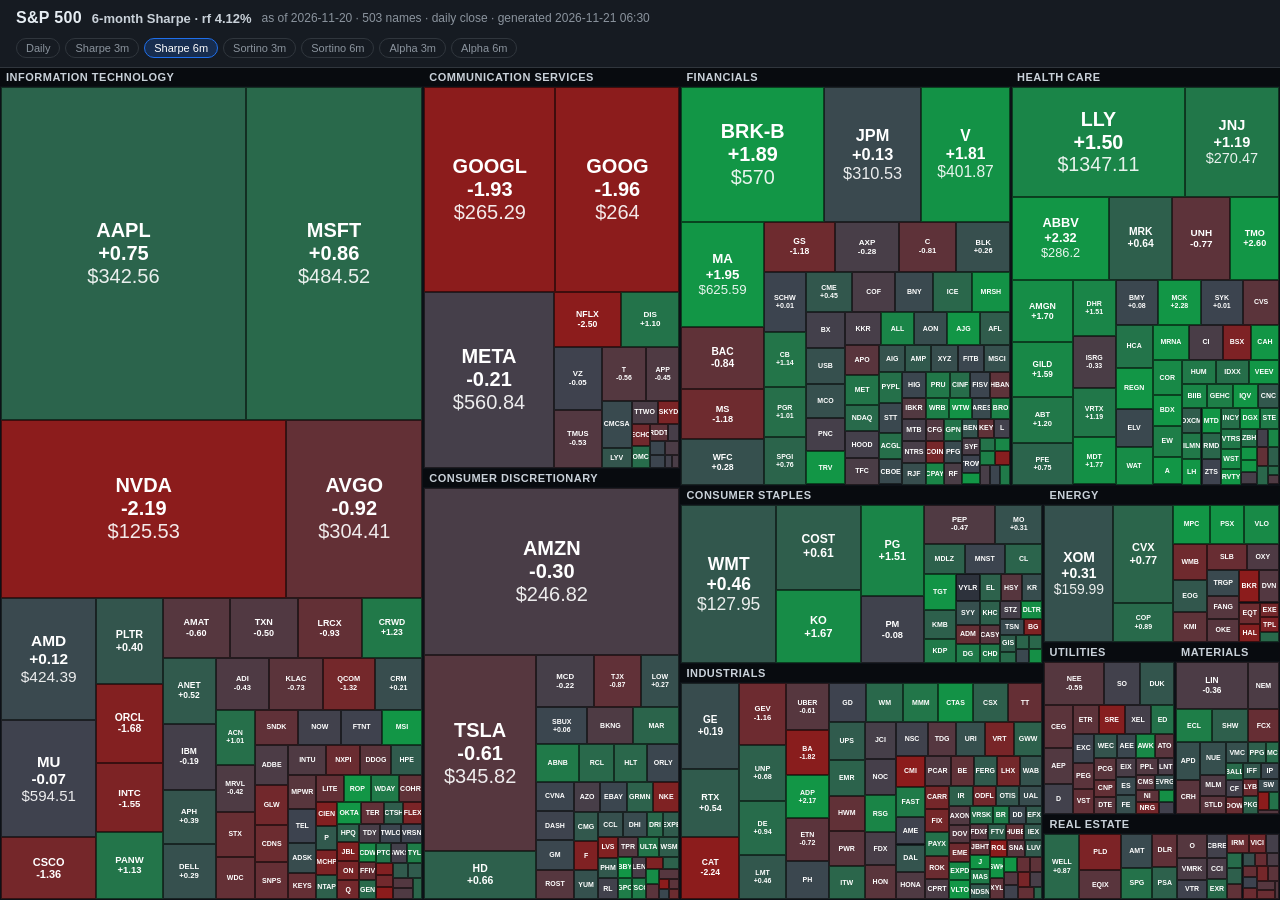
<file: sharpe-6m.html>
<!DOCTYPE html>
<html lang="en">
<head>
<meta charset="utf-8">
<meta name="viewport" content="width=device-width, initial-scale=1">
<title>S&P 500 · 6-month Sharpe</title>
<script src="https://telegram.org/js/telegram-web-app.js"></script>
<link rel="stylesheet" href="treemap.css">
</head>
<body>
<header><h1>S&amp;P 500</h1><span class="metric" id="metric"></span><span class="sub" id="asof"></span>
<nav class="chart-nav" id="nav"></nav></header>
<div id="map"><div id="err">Loading data…</div></div>
<div class="tt" id="tt"></div>
<script>window.CHART='sharpe6m';window.NAV=true;</script>
<script src="data.js"></script>
<script src="treemap.js"></script>
</body>
</html>
</file>
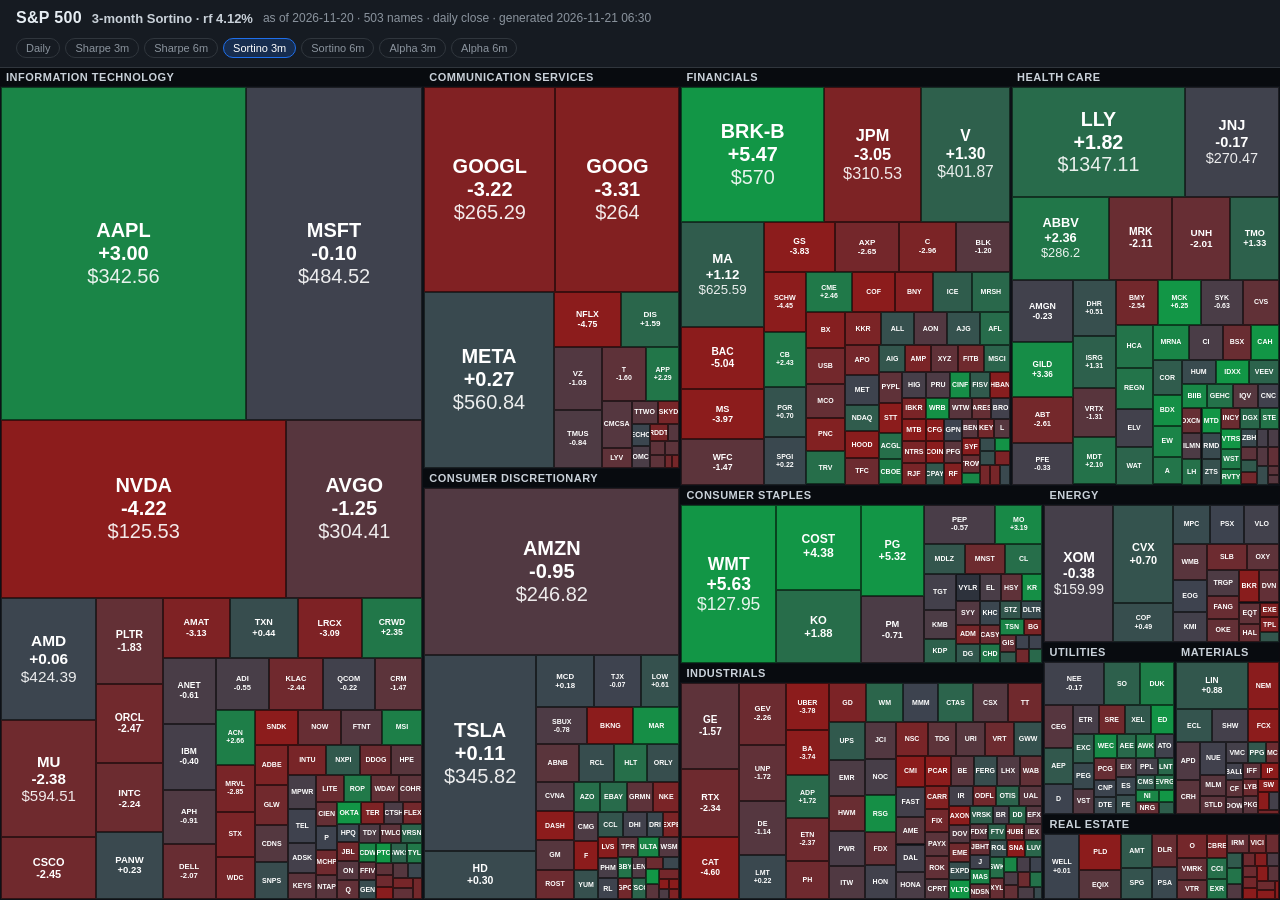
<file: sortino-3m.html>
<!DOCTYPE html>
<html lang="en">
<head>
<meta charset="utf-8">
<meta name="viewport" content="width=device-width, initial-scale=1">
<title>S&P 500 · 3-month Sortino</title>
<script src="https://telegram.org/js/telegram-web-app.js"></script>
<link rel="stylesheet" href="treemap.css">
</head>
<body>
<header><h1>S&amp;P 500</h1><span class="metric" id="metric"></span><span class="sub" id="asof"></span>
<nav class="chart-nav" id="nav"></nav></header>
<div id="map"><div id="err">Loading data…</div></div>
<div class="tt" id="tt"></div>
<script>window.CHART='sortino3m';window.NAV=true;</script>
<script src="data.js"></script>
<script src="treemap.js"></script>
</body>
</html>
</file>
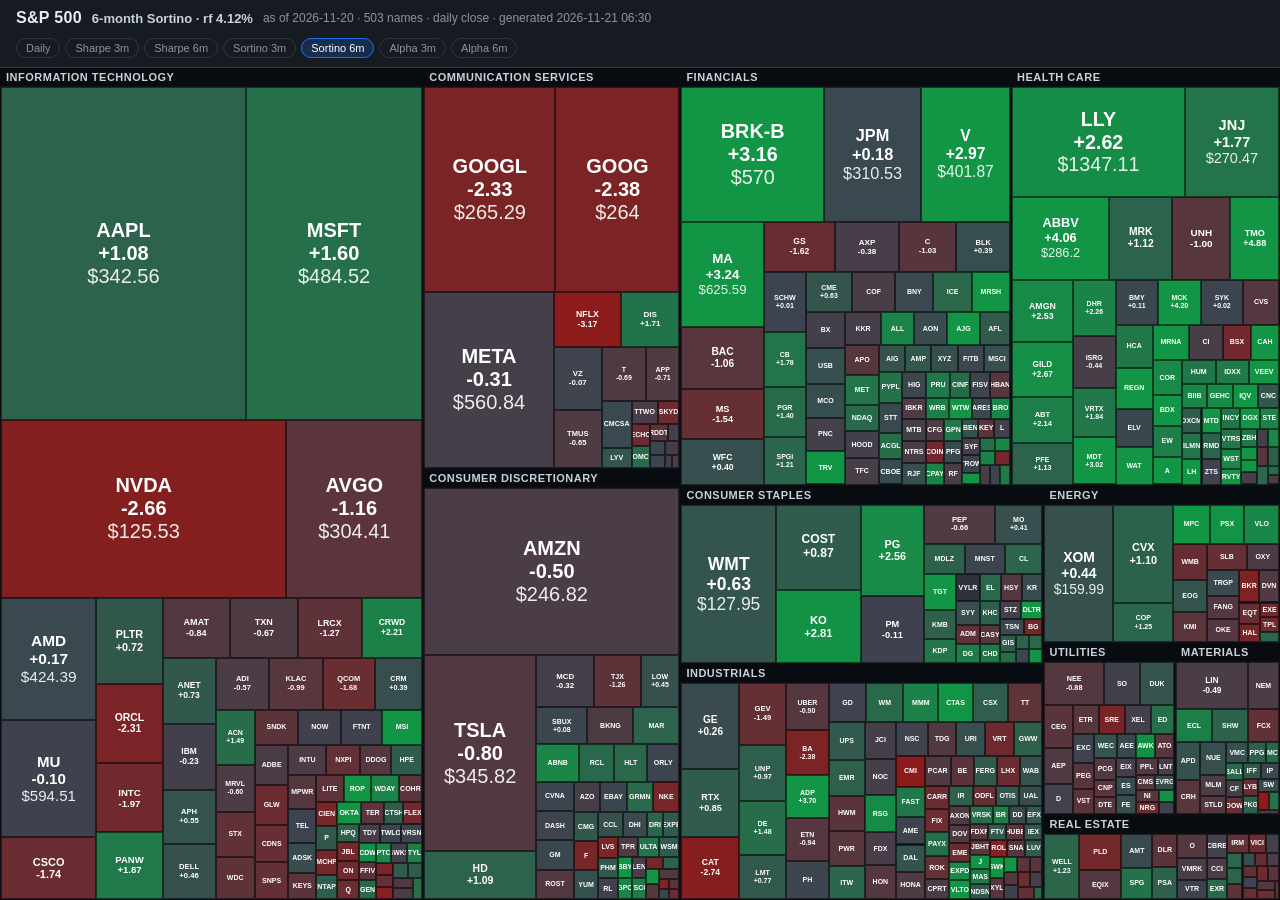
<file: sortino-6m.html>
<!DOCTYPE html>
<html lang="en">
<head>
<meta charset="utf-8">
<meta name="viewport" content="width=device-width, initial-scale=1">
<title>S&P 500 · 6-month Sortino</title>
<script src="https://telegram.org/js/telegram-web-app.js"></script>
<link rel="stylesheet" href="treemap.css">
</head>
<body>
<header><h1>S&amp;P 500</h1><span class="metric" id="metric"></span><span class="sub" id="asof"></span>
<nav class="chart-nav" id="nav"></nav></header>
<div id="map"><div id="err">Loading data…</div></div>
<div class="tt" id="tt"></div>
<script>window.CHART='sortino6m';window.NAV=true;</script>
<script src="data.js"></script>
<script src="treemap.js"></script>
</body>
</html>
</file>
<file: treemap.css>
:root{--bg:#0d1117;--panel:#161b22;--border:#30363d;--text:#e6edf3;--muted:#8b949e;}
*{box-sizing:border-box;}
html,body{height:100%;}
body{margin:0;display:flex;flex-direction:column;background:var(--bg);color:var(--text);
  font-family:-apple-system,BlinkMacSystemFont,"Segoe UI",Roboto,Helvetica,Arial,sans-serif;
  -webkit-tap-highlight-color:transparent;-webkit-user-select:none;user-select:none;}
header{flex:none;display:flex;align-items:center;gap:10px;padding:9px 16px;
  border-bottom:1px solid var(--border);background:var(--panel);flex-wrap:wrap;}
header h1{font-size:16px;font-weight:600;margin:0;letter-spacing:.3px;}
header .metric{font-size:13px;font-weight:600;color:#c9d1d9;}
header .sub{color:var(--muted);font-size:12px;}
nav.chart-nav{display:flex;gap:5px;flex-wrap:wrap;width:100%;margin-top:1px;}
nav.chart-nav a{font-size:11px;color:var(--muted);text-decoration:none;padding:3px 9px;
  border:1px solid var(--border);border-radius:20px;white-space:nowrap;cursor:pointer;}
nav.chart-nav a:hover{color:#fff;}
nav.chart-nav a.active{background:rgba(31,111,235,.22);border-color:#1f6feb;color:#fff;}
#map{flex:1;position:relative;overflow:hidden;}
.sector{position:absolute;overflow:hidden;}
.sector-label{position:absolute;top:0;left:0;right:0;height:18px;line-height:18px;
  font-size:11px;font-weight:700;letter-spacing:.5px;text-transform:uppercase;
  color:#c9d1d9;padding:0 6px;background:rgba(0,0,0,.35);z-index:2;
  white-space:nowrap;overflow:hidden;text-overflow:ellipsis;pointer-events:auto;cursor:pointer;}
.sector-label:hover,.sector-label:active{background:rgba(0,0,0,.6);color:#fff;}
.backbar{position:absolute;top:0;left:0;right:0;height:32px;line-height:32px;z-index:6;
  background:var(--panel);border-bottom:1px solid var(--border);color:var(--text);
  font-size:13px;font-weight:600;padding:0 14px;cursor:pointer;
  white-space:nowrap;overflow:hidden;text-overflow:ellipsis;}
.backbar .chev{color:#58a6ff;margin-right:4px;}
.backbar .sd{margin-left:8px;font-variant-numeric:tabular-nums;}
.tile{position:absolute;border:1px solid rgba(0,0,0,.55);overflow:hidden;
  display:flex;flex-direction:column;align-items:center;justify-content:center;
  text-align:center;color:#fff;line-height:1.15;}
.tile:hover{outline:2px solid #fff;outline-offset:-2px;z-index:5;}
.tk{font-weight:700;}.pr{opacity:.9;}.mv{font-weight:600;}
.tt{position:fixed;pointer-events:none;z-index:50;background:#000;border:1px solid var(--border);
  border-radius:8px;padding:8px 10px;font-size:12px;min-width:214px;display:none;box-shadow:0 6px 20px rgba(0,0,0,.5);}
.tt b{font-size:13px;}
.tt .hd{color:var(--muted);margin-bottom:5px;}
.tt table{width:100%;border-collapse:collapse;font-variant-numeric:tabular-nums;}
.tt th{color:var(--muted);font-weight:500;text-align:right;font-size:10px;padding:0 0 2px 10px;}
.tt td{text-align:right;padding:1px 0 1px 10px;color:var(--text);}
.tt td.k{text-align:left;color:var(--muted);padding-left:0;}
.tt tr.hi td,.tt tr.hi td.k{color:#fff;font-weight:700;}
#err{padding:40px;color:var(--muted);font-size:14px;}
</file>
